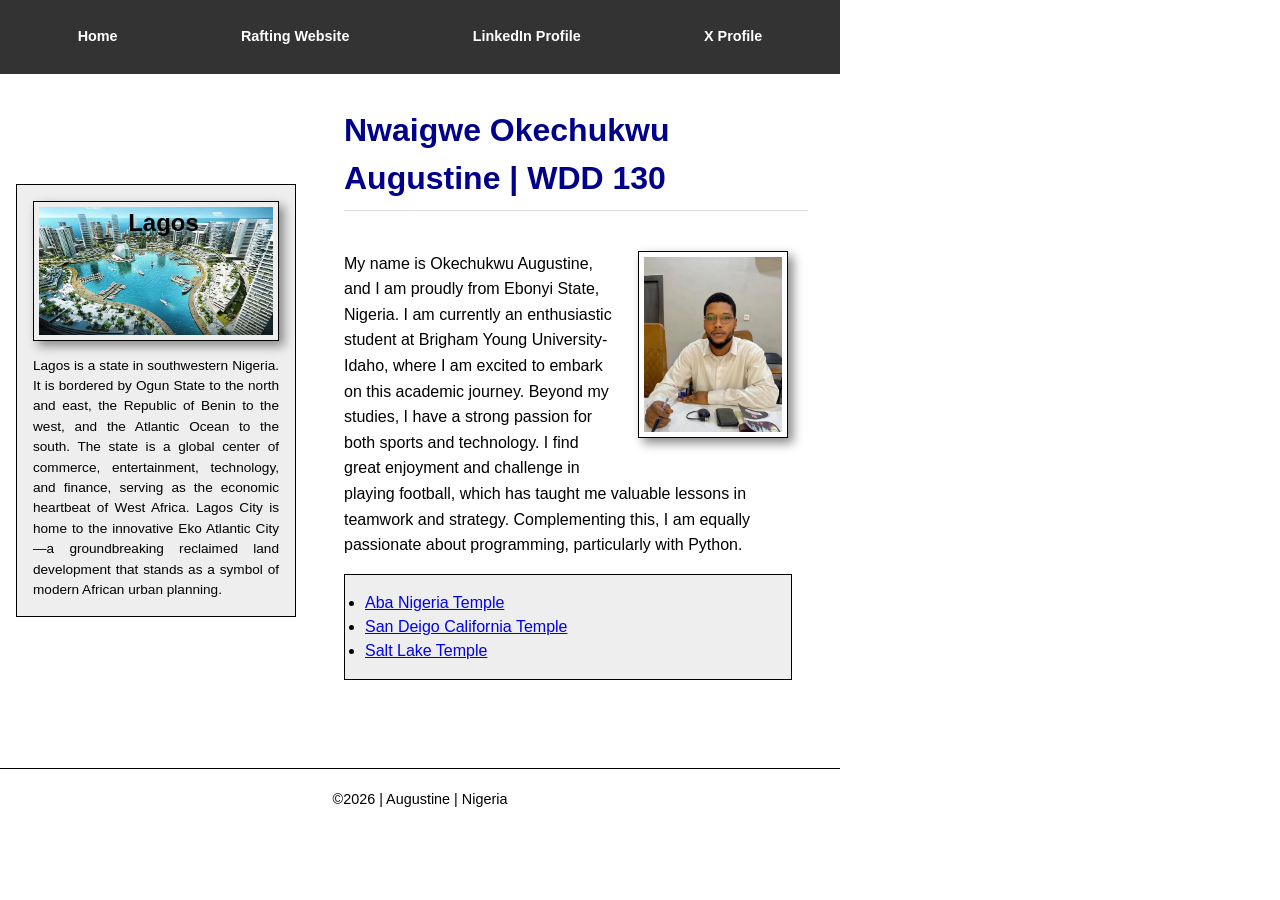
<file: index.html>
<!-- 20 March 2026 -->

<!DOCTYPE html>
<html lang="en">
<head>
    <meta charset="UTF-8">
    <meta name="viewport" content="width=device-width, initial-scale=1.0">
    <title>Augustine | WDD 130</title>
    <meta name="description" content="My name is Augustine, I am a student in WDD 130, and this is my home page.">
    <meta name="author" content="Nwaigwe Okechukwu Augustine">
    <link rel="stylesheet" href="styles/styles.css">
</head>
<body>
    <header>
        <nav>
            <a href="#">Home</a>
            <a href="wwr/">Rafting Website</a>
            <a href="https://www.linkedin.com/in/augustine-okechukwu-a71837256/" target="_blank" rel="noopener noreferrer"> LinkedIn Profile </a>
            <a href="https://x.com/Augustine2452" target="_blank" rel="noopener noreferrer">X Profile</a>
        </nav>
    </header>
    
    <div class="grid">
    <main>
        <h1>Nwaigwe Okechukwu Augustine | WDD 130</h1>
        <img src="images/profile.jpg" alt="Nwaigwe Okechukwu Augustine">
        <p>My name is Okechukwu Augustine, and I am proudly from Ebonyi State, Nigeria. I am currently an enthusiastic student at Brigham Young University-Idaho, where I am excited to embark on this academic journey. Beyond my studies, I have a strong passion for both sports and technology. I find great enjoyment and challenge in playing football, which has taught me valuable lessons in teamwork and strategy. Complementing this, I am equally passionate about programming, particularly with Python.</p>
        
       

        <ul class="box indent">
            <li><a href="https://www.churchofjesuschrist.org/temples/details/aba-nigeria-temple" target="_blank">Aba Nigeria Temple</a></li>
            <li><a href="https://www.churchofjesuschrist.org/temples/details/san-diego-california-temple" target="_blank">San Deigo California Temple</a></li>
            <li><a href="https://www.churchofjesuschrist.org/temples/details/salt-lake-temple" target="_blank">Salt Lake Temple</a></li>
        </ul>
        



    </main>


     <aside class="box">
            <h2>Lagos</h2>
            <img src="images/eko-atlantic.jpg" alt="Eko Atlantic City Lagos">
            <p>Lagos is a state in southwestern Nigeria. It is bordered by Ogun State to the north and east, the Republic of Benin to the west, and the Atlantic Ocean to the south. The state is a global center of commerce, entertainment, technology, and finance, serving as the economic heartbeat of West Africa. Lagos City is home to the innovative Eko Atlantic City—a groundbreaking reclaimed land development that stands as a symbol of modern African urban planning.</p>
        </aside>

    </div>


    <footer>
        <p>&copy;2026 | Augustine | Nigeria</p>
    </footer>
</body>
</html>
</file>
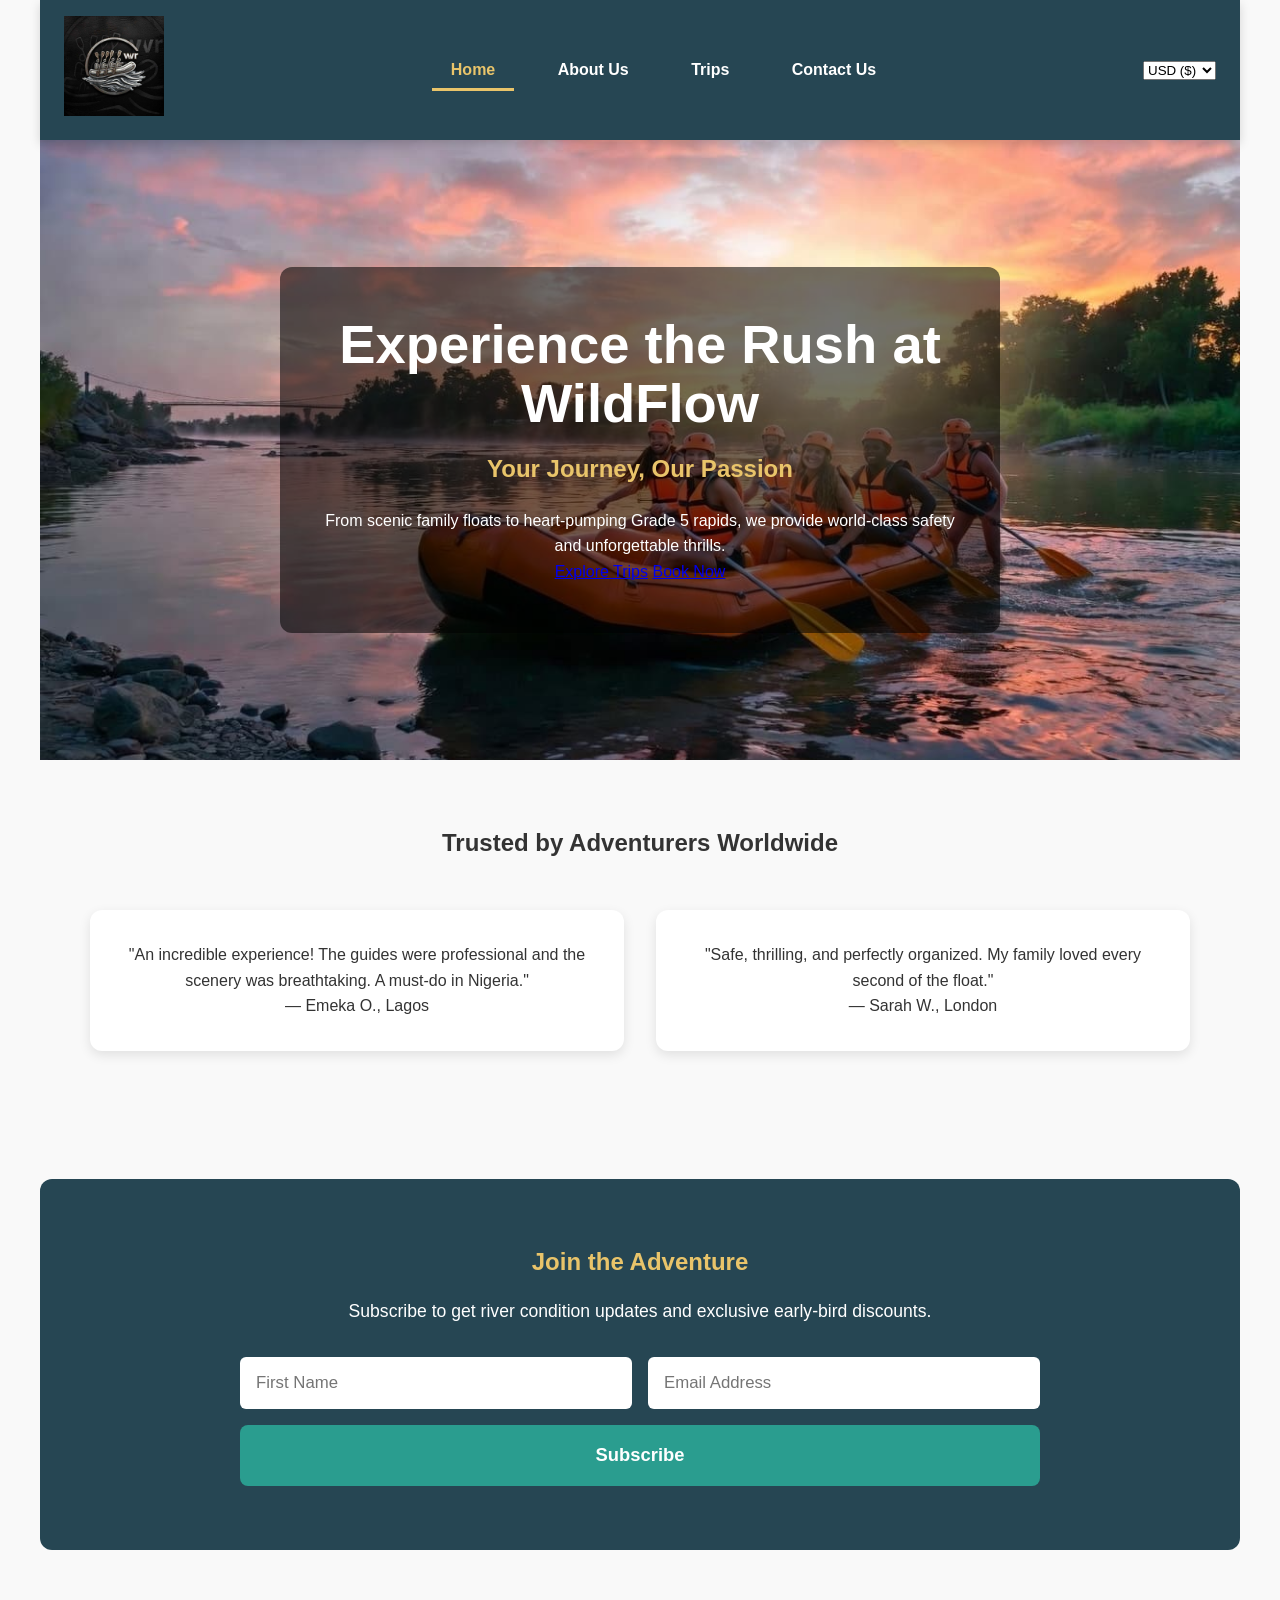
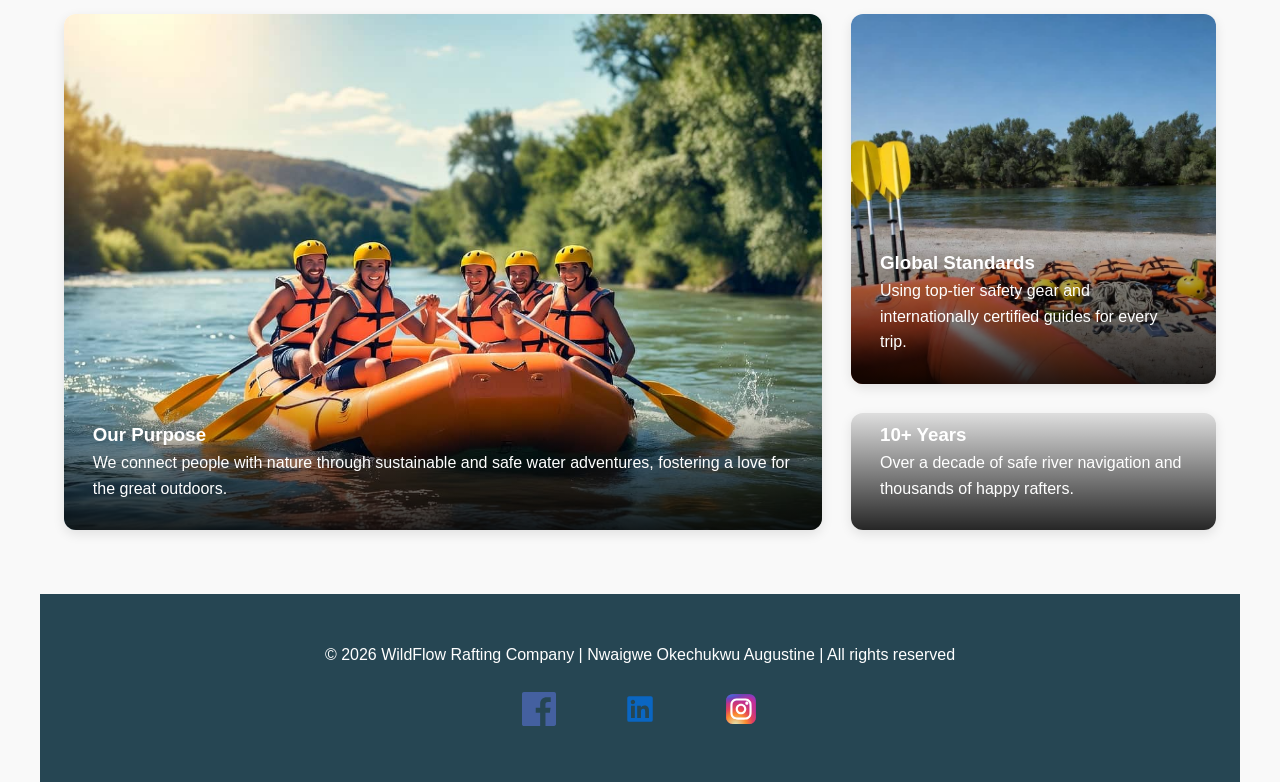
<file: wwr/index.html>
<!DOCTYPE html>
<html lang="en-US">
<head>
    <meta charset="UTF-8">
    <meta name="viewport" content="width=device-width, initial-scale=1.0">
    <title>WildFlow Rafting | Premium Whitewater Adventures</title>
    <meta name="description" content="Experience world-class whitewater rafting in Nigeria. WildFlow offers expert-guided tours, family-friendly drifts, and adrenaline-packed rapids. Book your adventure today.">
    <meta name="author" content="Nwaigwe Okechukwu Augustine">
    
    <link rel="icon" href="images/favicon.ico" type="image/x-icon">
    <link rel="stylesheet" href="styles/rafting.css">
</head>
<body>
    <header>
        <div class="header-grid">
            <div class="brand">
                <img src="images/logo.jpg" alt="WildFlow Rafting Logo" width="100" height="100">
            </div>
            <nav>
                <ul>
                    <li><a href="index.html" class="active">Home</a></li>
                    <li><a href="about.html">About Us</a></li>
                    <li><a href="trips.html">Trips</a></li>
                    <li><a href="contact.html">Contact Us</a></li>
                </ul>
            </nav>
            <div class="header-settings">
                <select id="currency-select" aria-label="Select Currency">
                    <option value="USD">USD ($)</option>
                    <option value="NGN">NGN (₦)</option>
                </select>
            </div>
        </div>
    </header>

    <main class="home-main">
        <div class="hero">
            <img src="images/hero1.jpg" alt="Rafters navigating a powerful rapid" fetchpriority="high">
            <div class="hero-content">
                <h1>Experience the Rush at WildFlow</h1>
                <article>
                    <h2>Your Journey, Our Passion</h2>
                    <p>From scenic family floats to heart-pumping Grade 5 rapids, we provide world-class safety and unforgettable thrills.</p>
                    <div class="hero-btns">
                        <a href="trips.html" class="cta-button">Explore Trips</a>
                        <a href="contact.html" class="cta-secondary">Book Now</a>
                    </div>
                </article>
            </div>
        </div>

        <section class="testimonials">
            <h2>Trusted by Adventurers Worldwide</h2>
            <div class="testimo-grid">
                <figure class="review">
                    <blockquote>"An incredible experience! The guides were professional and the scenery was breathtaking. A must-do in Nigeria."</blockquote>
                    <figcaption>— Emeka O., Lagos</figcaption>
                </figure>
                <figure class="review">
                    <blockquote>"Safe, thrilling, and perfectly organized. My family loved every second of the float."</blockquote>
                    <figcaption>— Sarah W., London</figcaption>
                </figure>
            </div>
        </section>

        <section class="newsletter">
            <div class="newsletter-content">
                <h2>Join the Adventure</h2>
                <p>Subscribe to get river condition updates and exclusive early-bird discounts.</p>
                <form action="#" method="post" class="standard-form">
                    <input type="text" id="name" name="name" placeholder="First Name" required aria-label="First Name">
                    <input type="email" id="email" name="email" placeholder="Email Address" required aria-label="Email Address">
                    <button type="submit" class="btn-submit">Subscribe</button>
                </form>
            </div>
        </section>

        <section class="home-grid">
            <div class="grid-card feature-large">
                <img src="images/rafting-purpose.jpg" alt="Our team on the water" loading="lazy">
                <div class="card-content">
                    <h3>Our Purpose</h3>
                    <p>We connect people with nature through sustainable and safe water adventures, fostering a love for the great outdoors.</p>
                </div>
            </div>
            <div class="grid-card">
                <img src="images/rafting-offering.jpg" alt="Rafting equipment" loading="lazy">
                <div class="card-content">
                    <h3>Global Standards</h3>
                    <p>Using top-tier safety gear and internationally certified guides for every trip.</p>
                </div>
            </div>
            <div class="grid-card">
                <div class="card-content">
                    <h3>10+ Years</h3>
                    <p>Over a decade of safe river navigation and thousands of happy rafters.</p>
                </div>
            </div>
        </section>
    </main>

    <footer>
        <div class="footer-content">
            <p>© 2026 WildFlow Rafting Company | Nwaigwe Okechukwu Augustine | All rights reserved</p>
            <nav class="socialmedia">
                <a href="https://facebook.com" target="_blank" aria-label="Follow us on Facebook">
                    <img src="images/facebook.svg" alt="Facebook Icon">
                </a>
                <a href="https://linkedin.com" target="_blank" aria-label="Connect on LinkedIn">
                    <img src="images/linkedin.svg" alt="LinkedIn Icon">
                </a>
                <a href="https://instagram.com" target="_blank" aria-label="Follow us on Instagram">
                    <img src="images/instagram.svg" alt="Instagram Icon">
                </a>
            </nav>
        </div>
    </footer>
</body>
</html>
</file>
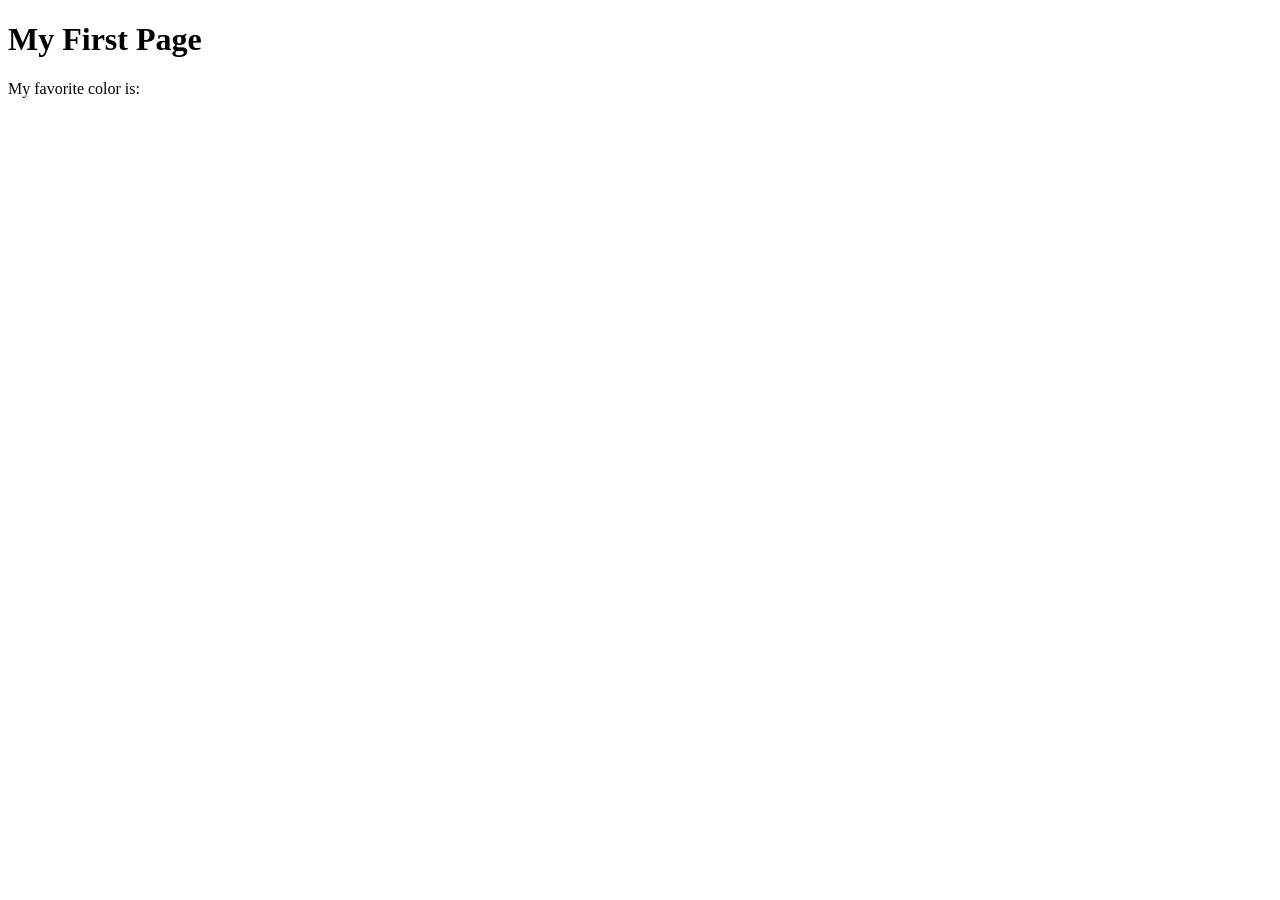
<file: week01/first-page.html>
<!DOCTYPE html>
<html lang="en">
<head>
    <meta charset="UTF-8">
    <meta name="viewport" content="width=device-width, initial-scale=1.0">
    <title>My First Page</title>
</head>
<body>
    <h1>My First Page</h1>
    <p>My favorite color is: </p>
</body>
</html>
</file>
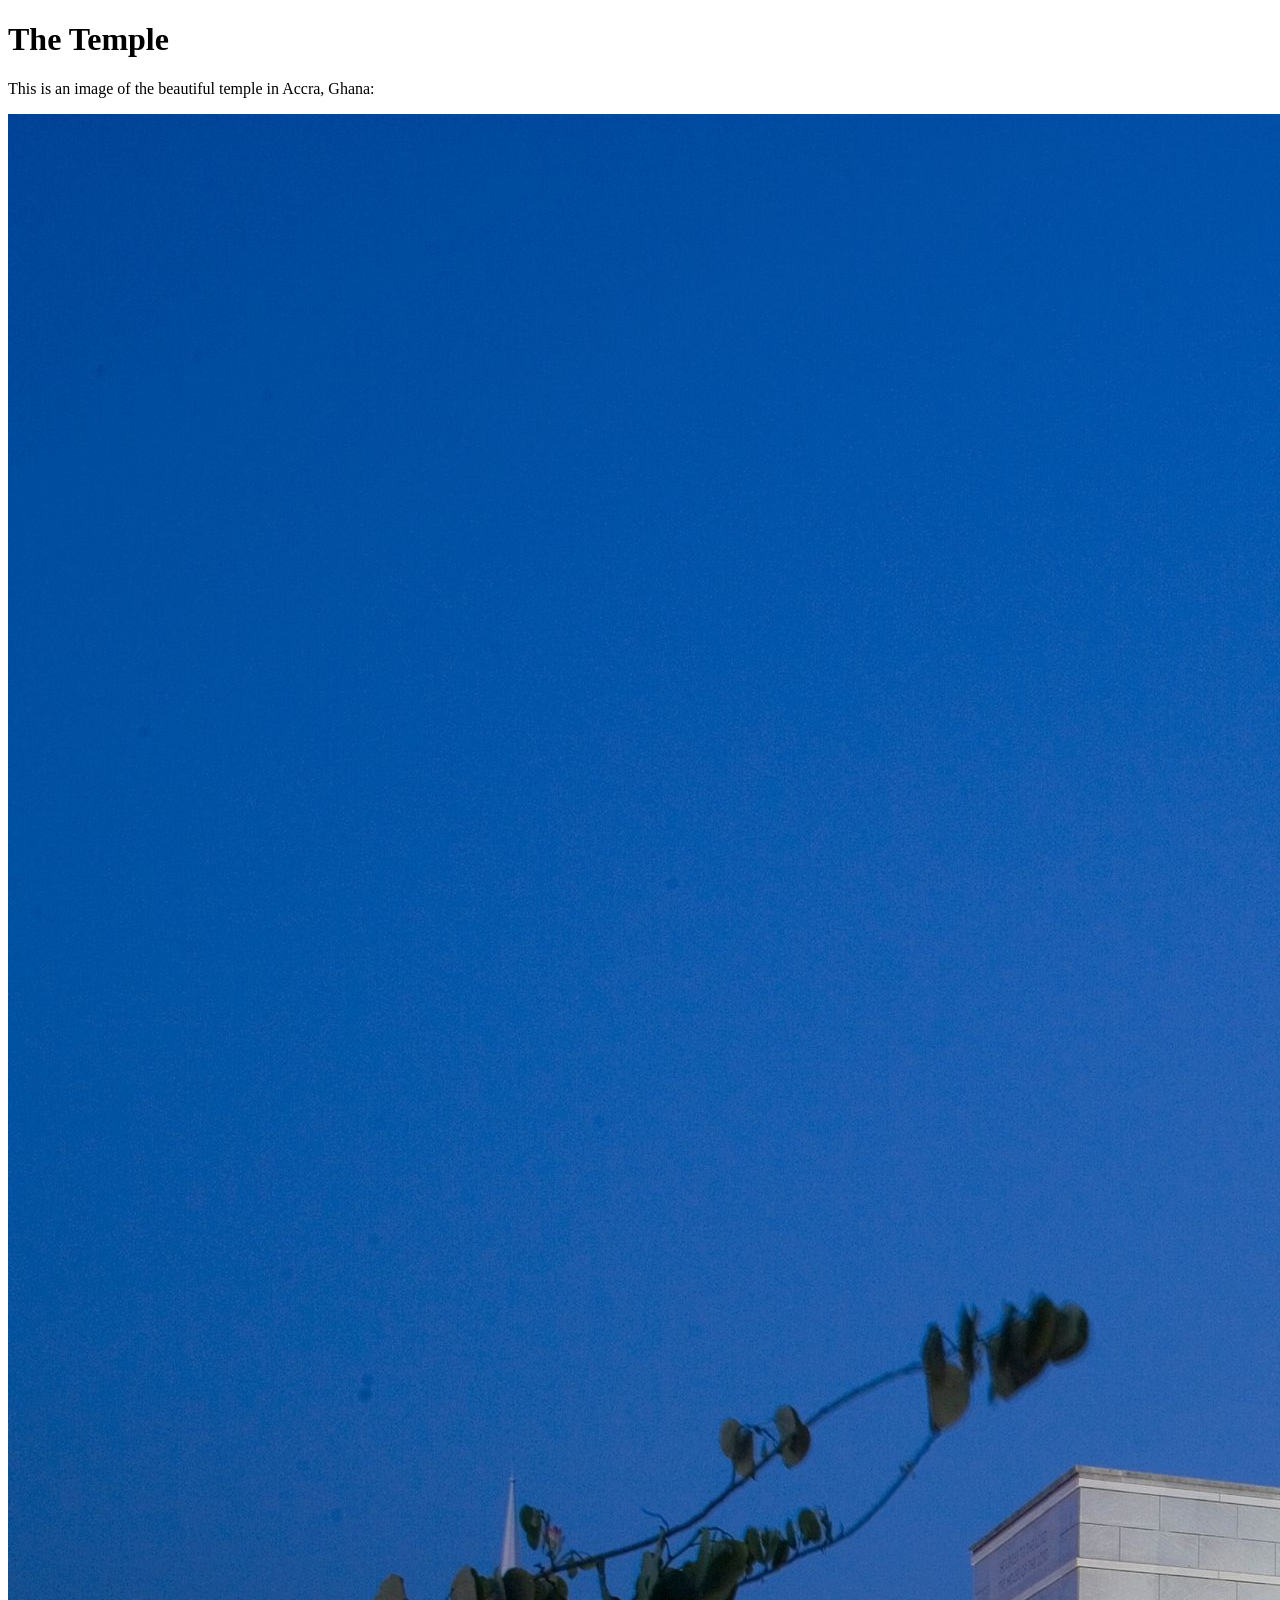
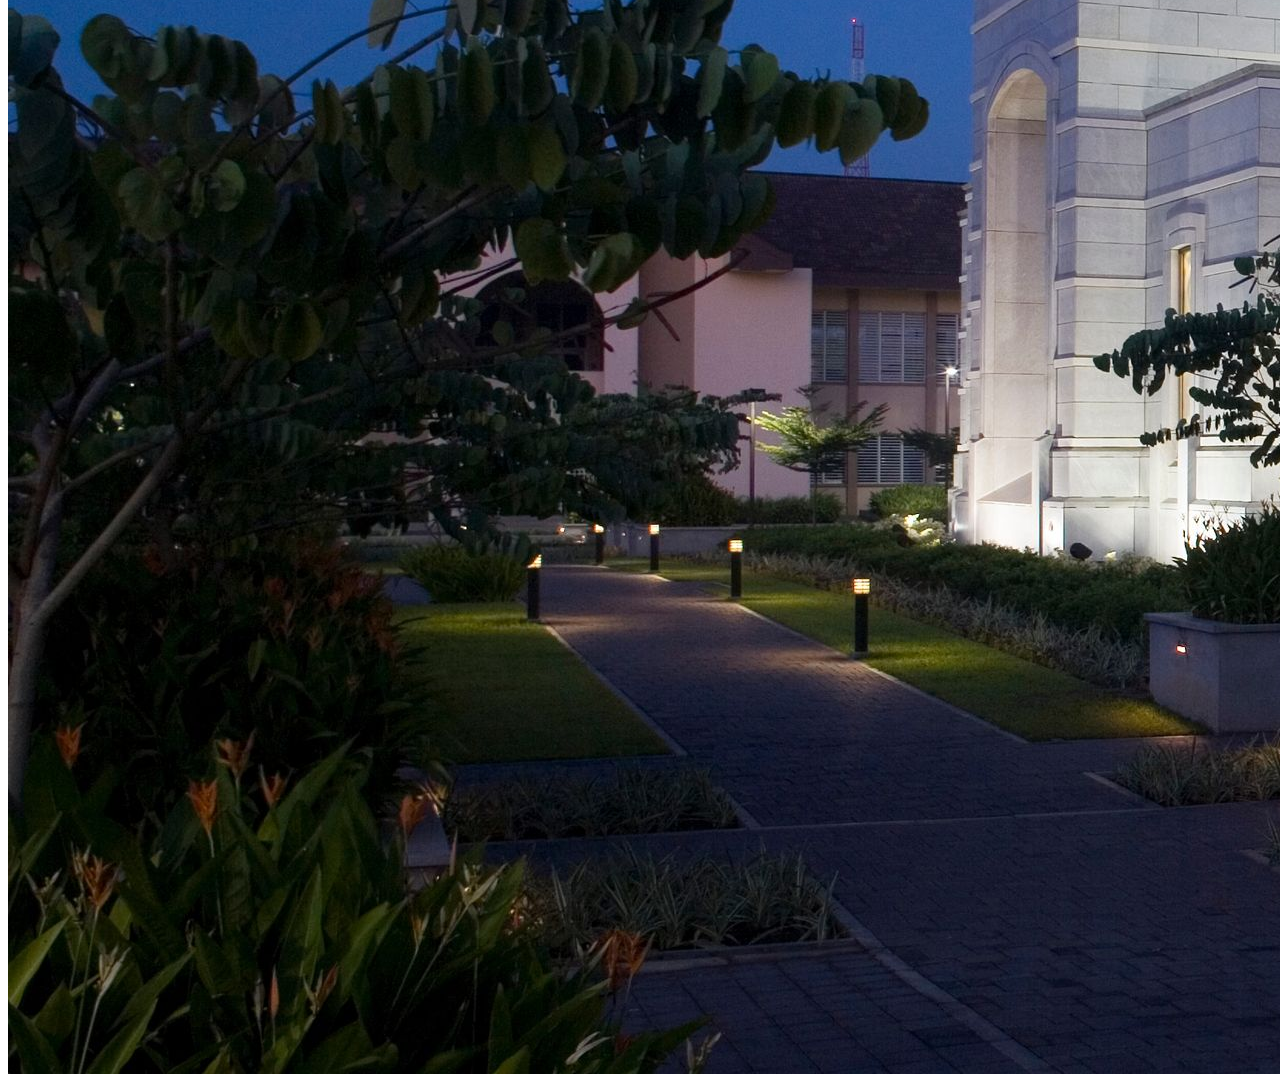
<file: week01/images.html>
<!DOCTYPE html>
<html lang="en">
<head>
    <meta charset="UTF-8">
    <meta name="viewport" content="width=device-width, initial-scale=1.0">
    <title>Temple Image</title>
</head>
<body>
    <h1>The Temple</h1>
    <p>This is an image of the beautiful temple in Accra, Ghana:</p>
    <img src="images/temple-large.jpeg" alt="The Accra Ghana Temple">
    
</body>
</html>
</file>
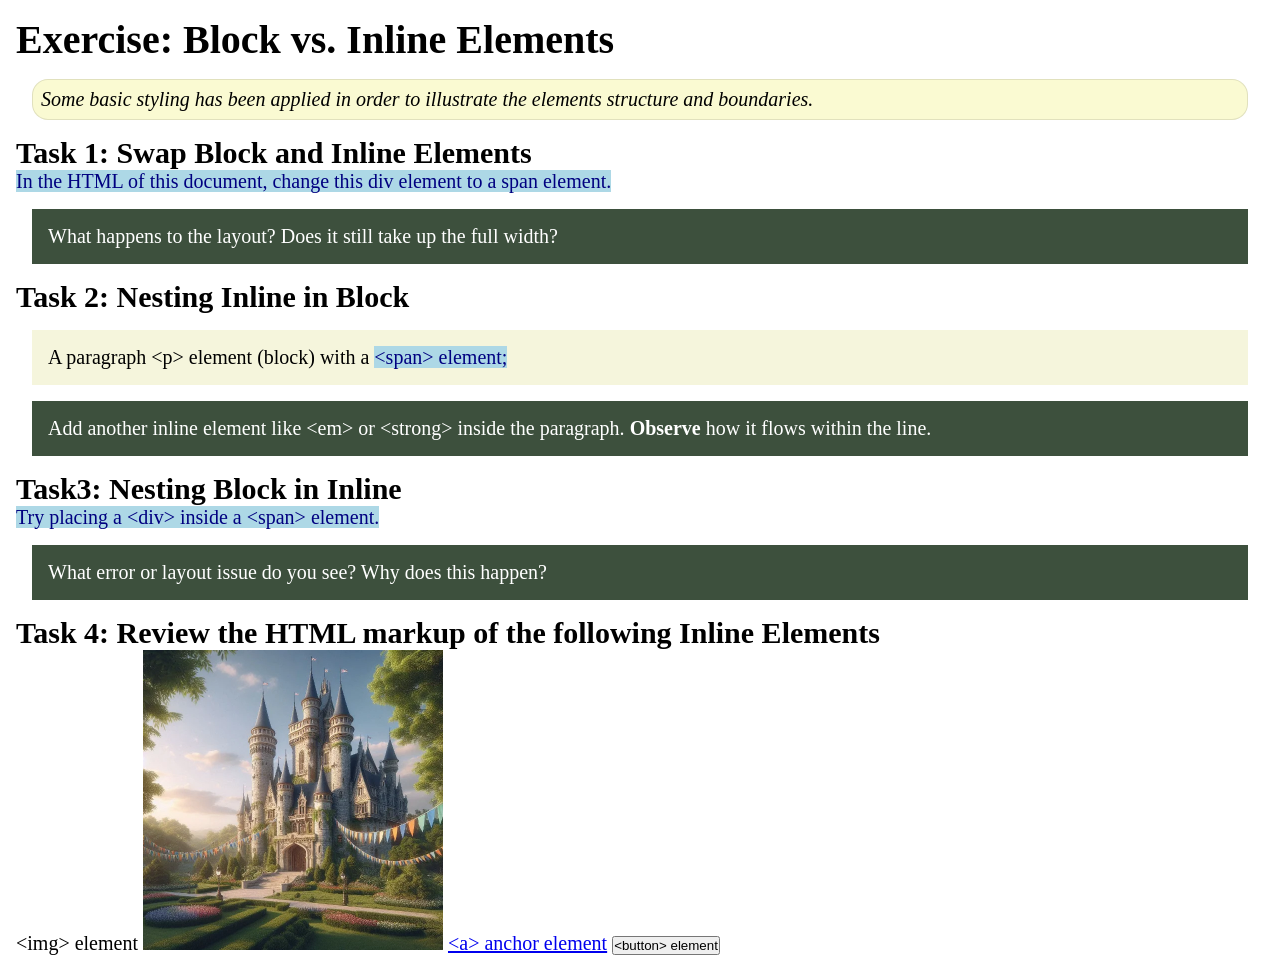
<file: week02/block-vs-inline.html>
<!DOCTYPE html>
<html lang="en">

<head>
    <meta charset="UTF-8">
    <meta name="viewport" content="width=device-width, initial-scale=1.0">
    <title>Exercise: Block vs. Inline Elements</title>
    <link rel="stylesheet" href="styles/block-vs-inline.css">
</head>

<body>
    <main>
        <h1>Exercise: Block vs. Inline Elements</h1>
        <p class="note">Some basic styling has been applied in order to illustrate the elements structure and
            boundaries.</p>

        <h2>Task 1: Swap Block and Inline Elements</h2>
        <span>In the HTML of this document, change this div element to a span element.</span>

        <p class="question">What happens to the layout? Does it still take up the full width?</p>

        <h2>Task 2: Nesting Inline in Block</h2>
        <p>A paragraph &lt;p&gt; element (block) with a <span>&lt;span&gt; element;</span></p>
        <p class="question">Add another inline element like &lt;em&gt; or &lt;strong&gt; inside the paragraph. <strong>Observe</strong>
            how it flows within the line.</p>

        <h2>Task3: Nesting Block in Inline</h2>
        <span>Try placing a &lt;div&gt; inside a &lt;span&gt; element.</span>
            <p class="question">What error or layout issue do you see? Why does this happen?</p>


            <h2>Task 4: Review the HTML markup of the following Inline Elements</h2>
        &lt;img&gt; element
        <img src="images/castle.webp" alt="placeholder image (images are inline)" width="300" height="300">
        <a href="https://churchofjesuschrist.org">&lt;a&gt; anchor element</a>
        <button type="button">&lt;button&gt; element</button>
    </main>
</body>

</html>
</file>
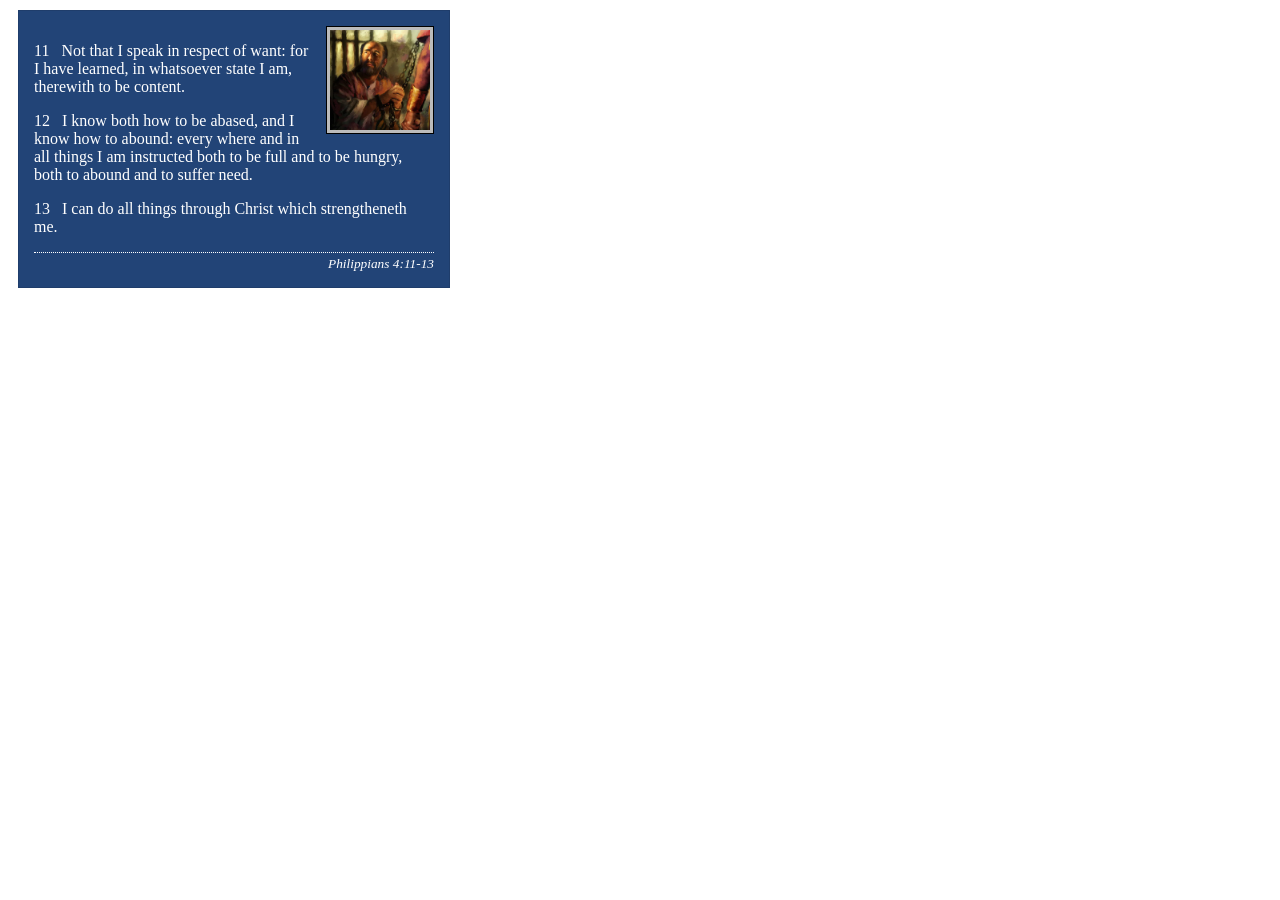
<file: week02/box-model-solution.html>
<!DOCTYPE html>
<html lang="en">
<head>
    <meta charset="UTF-8">
    <meta name="viewport" content="width=device-width, initial-scale=1.0">
    <title>Box Model Activity</title>
    <link rel="stylesheet" href="styles/box-model-solution.css">
</head>
<body>
    <main>
        <div class="callout">
            <img src="images/apostle-paul-imprisoned.webp" alt="Paul the Apostle - Imprisoned in Rome" width="200" height="200">
            <blockquote>
                <p>11 &nbsp; Not that I speak in respect of want: for I have learned, in whatsoever state I am, therewith to be content.</p>
                <p>12 &nbsp; I know both how to be abased, and I know how to abound: every where and in all things I am instructed both to be full and to be hungry, both to abound and to suffer need.</p>
                <p>13 &nbsp; I can do all things through Christ which strengtheneth me.</p>
            </blockquote>
            <cite>Philippians 4:11-13</cite>
        </div>
    </main>
</body>
</html>
</file>
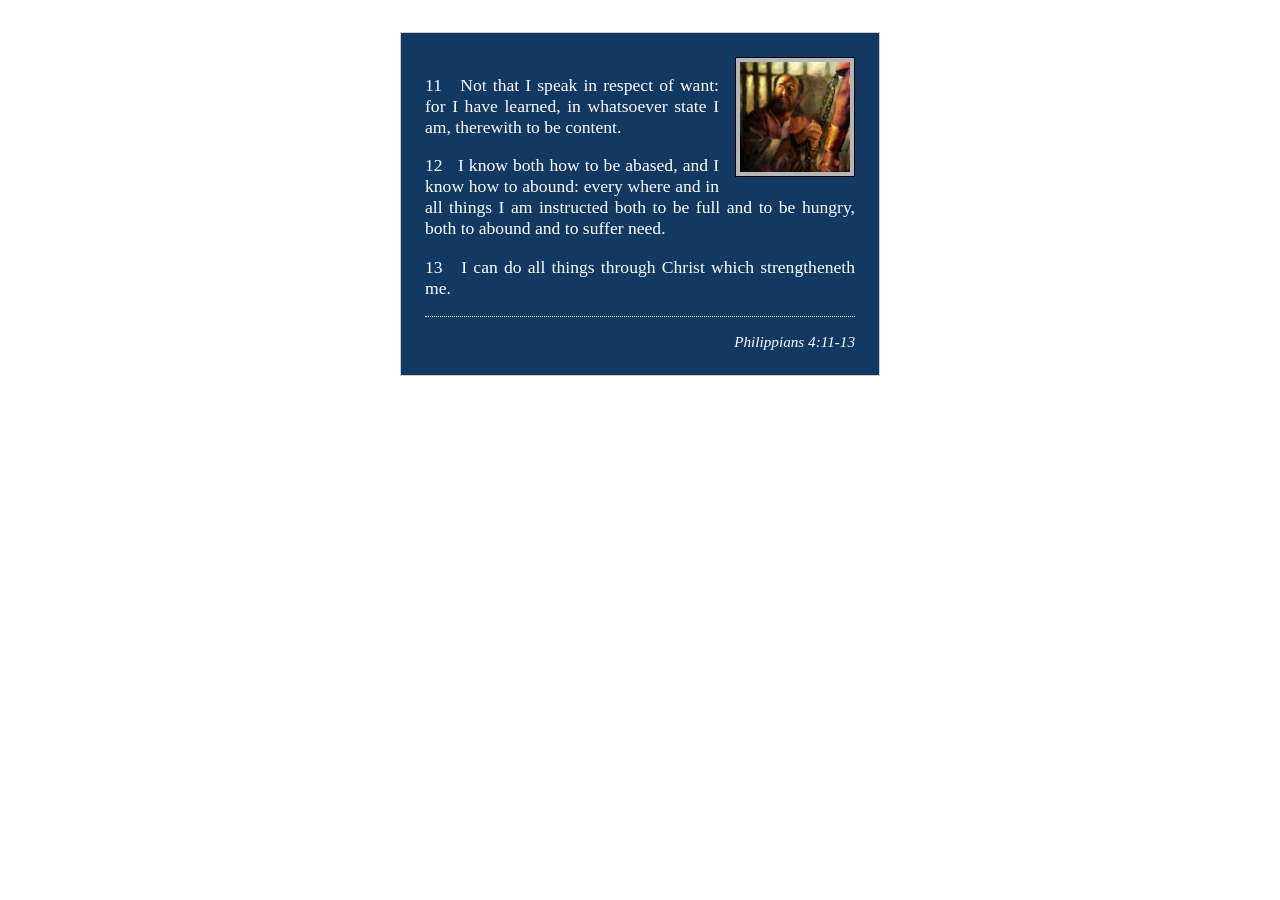
<file: week02/box-model.html>
<!DOCTYPE html>
<html lang="en">
<head>
    <meta charset="UTF-8">
    <meta name="viewport" content="width=device-width, initial-scale=1.0">
    <title>Box Model Activity</title>
    <link rel="stylesheet" href="styles/box-model.css">
</head>
<body>
    <main>
        <div class="callout">
            <img src="images/apostle-paul-imprisoned.webp" alt="Paul the Apostle - Imprisoned in Rome" width="200" height="200">
            <blockquote>
                <p>11 &nbsp; Not that I speak in respect of want: for I have learned, in whatsoever state I am, therewith to be content.</p>
                <p>12 &nbsp; I know both how to be abased, and I know how to abound: every where and in all things I am instructed both to be full and to be hungry, both to abound and to suffer need.</p>
                <p>13 &nbsp; I can do all things through Christ which strengtheneth me.</p>
            </blockquote>
            <cite>Philippians 4:11-13</cite>
        </div>
    </main>
</body>
</html>
</file>
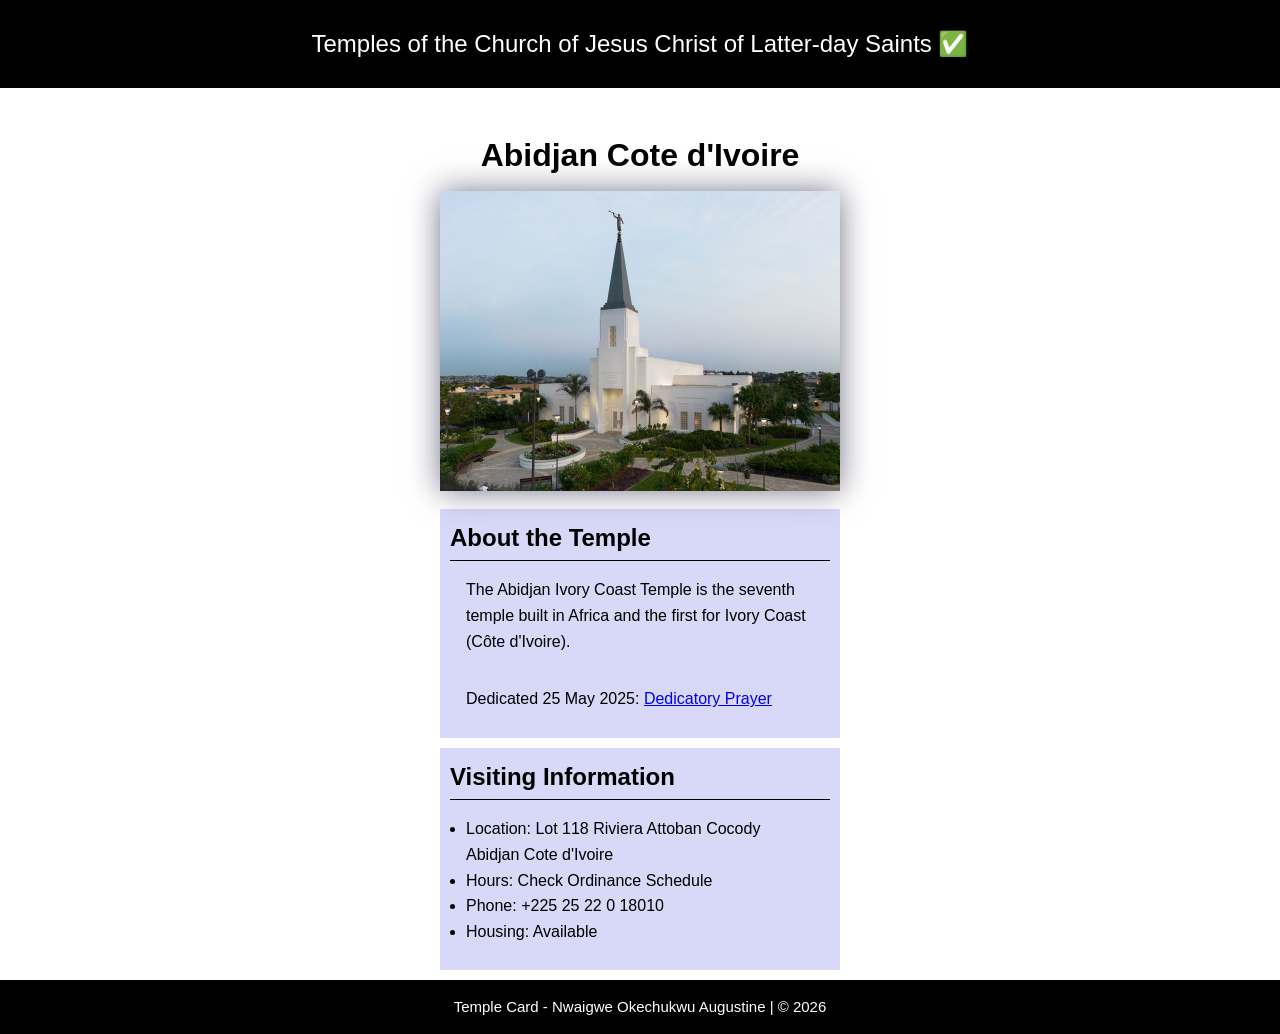
<file: week02/temple.html>
<!DOCTYPE html>
<html lang="en">

<head>
    <meta charset="UTF-8">
    <meta name="viewport" content="width=device-width, initial-scale=1.0">
    <title>Temple Card - Abidjan Cote d'Ivoire</title>
    <link rel="stylesheet" href="styles/temple.css">
</head>

<body>
    <header>
        <p>Temples of the Church of Jesus Christ of Latter-day Saints          ✅</p>
    </header>
    <main>
        <h1>Abidjan Cote d'Ivoire</h1>
        <picture>
            <img src="images/abidjan-ivory-coast.jpeg" alt="Abidjan Cote d'Ivoire Temple">
        </picture>
        <section>
            <h2>About the Temple</h2>
            <p>The Abidjan Ivory Coast Temple is the seventh temple built in Africa and the first for Ivory Coast (Côte
                d'Ivoire).</p>
            <p>Dedicated 25 May 2025: <a
                    href="https://www.churchofjesuschrist.org/temples/dedicatory-prayer/abidjan-ivory-coast-temple/2025-05-25?lang=eng"
                    target="_blank" rel="noopener noreferrer">Dedicatory Prayer</a></p>
        </section>
        <section>
            <h2>Visiting Information</h2>
            <ul>
                <li>Location: Lot 118 Riviera Attoban Cocody Abidjan Cote d'Ivoire</li>
                <li>Hours: Check Ordinance Schedule</li>
                <li>Phone: +225 25 22 0 18010</li>
                <li>Housing: Available</li>
            </ul>
        </section>
    </main>
    <footer>
        <p>Temple Card - Nwaigwe Okechukwu Augustine | &copy; 2026</p>
    </footer>
</body>

</html>
</file>
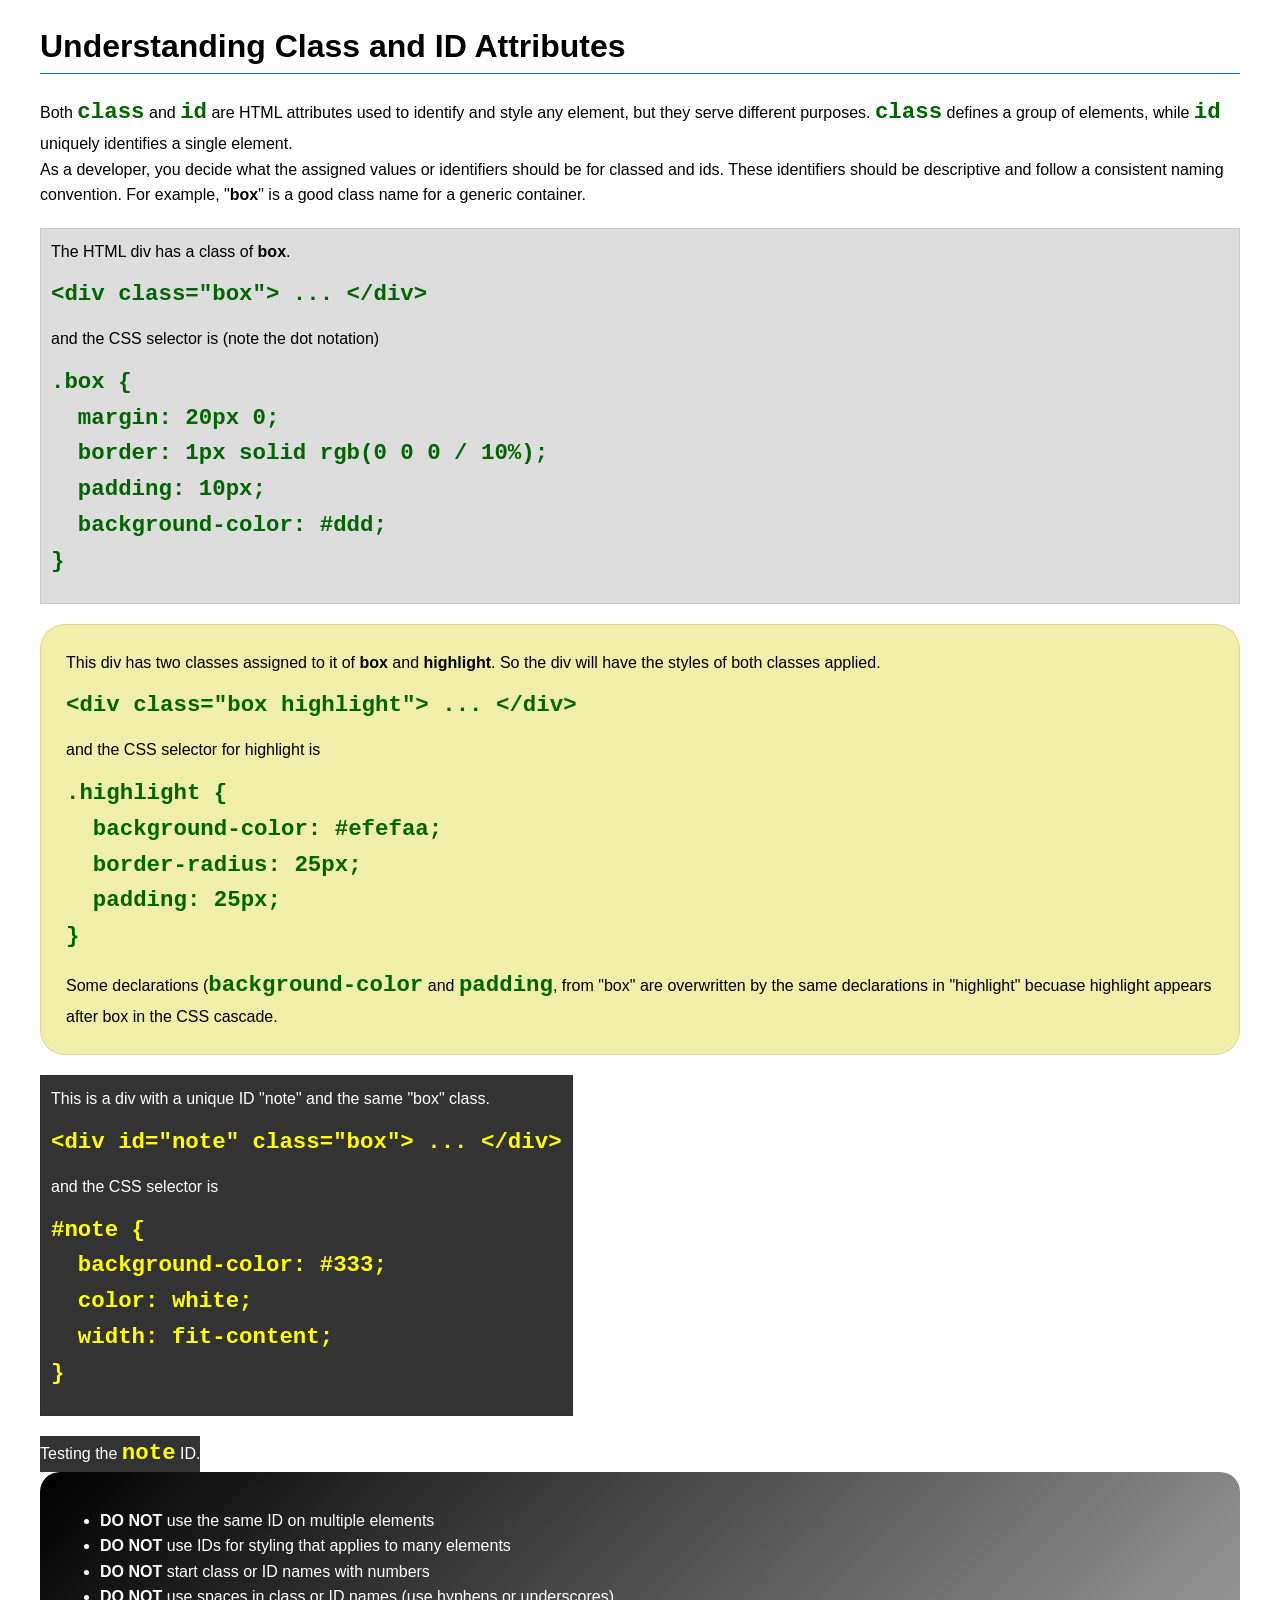
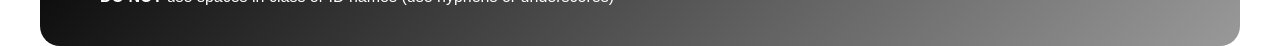
<file: week03/class-and-id.html>
<!DOCTYPE html>
<html lang="en">

<head>
    <meta charset="UTF-8">
    <meta name="viewport" content="width=device-width, initial-scale=1.0">
    <title>Class vs ID Attributes</title>
    <link rel="stylesheet" href="styles/class-and-id.css">
</head>

<body>
    <h1>Understanding Class and ID Attributes</h1>
    <p>Both <code>class</code> and <code>id</code> are HTML attributes used to identify and style any element, but they
        serve different purposes. <code>class</code> defines a group of elements, while <code>id</code> uniquely
        identifies a single element.</p>
    <p>As a developer, you decide what the assigned values or identifiers should be for classed and ids. These
        identifiers should be
        descriptive and follow a consistent naming convention. For example, "<strong>box</strong>" is a good class name
        for a generic container.</p>
    <div class="box">
        <p>The HTML div has a class of <strong>box</strong>.</p>
        <pre><code class="html">&lt;div class="box"&gt; ... &lt;/div&gt;</code></pre>
        and the CSS selector is (note the dot notation)
        <pre><code class="css">.box {
  margin: 20px 0;
  border: 1px solid rgb(0 0 0 / 10%);
  padding: 10px;
  background-color: #ddd; 
}</code></pre>
    </div>

    <div class="box highlight">
        <p>This div has two classes assigned to it of <strong>box</strong> and <strong>highlight</strong>. So the div
            will have the styles of both classes applied.</p>
        <pre><code class="html">&lt;div class="box highlight"&gt; ... &lt;/div&gt;</code></pre>
        and the CSS selector for highlight is
        <pre><code class="css">.highlight {
  background-color: #efefaa;
  border-radius: 25px;
  padding: 25px;
}</code></pre>
<p>Some declarations (<code>background-color</code> and <code>padding</code>, from "box" are overwritten by the same declarations in "highlight" becuase highlight appears after box in the CSS cascade.</p>
    </div>

    <div id="note" class="box">
        <p>This is a div with a unique ID "note" and the same "box" class.</p>
        <pre><code class="html">&lt;div id="note" class="box"&gt; ... &lt;/div&gt;</code></pre>
        and the CSS selector is
        <pre><code class="css">#note {
  background-color: #333;
  color: white;
  width: fit-content;
}</code></pre>
    </div>

    <div id="note">
        <p>Testing the <code>note</code> ID.</p>
    </div>

    <section id="best-practice">
        <ul>
            <li><strong>DO NOT</strong> use the same ID on multiple elements</li>
            <li><strong>DO NOT</strong> use IDs for styling that applies to many elements</li>
            <li><strong>DO NOT</strong> start class or ID names with numbers</li>
            <li><strong>DO NOT</strong> use spaces in class or ID names (use hyphens or underscores)</li>
        </ul>
    </section>




</body>

</html>
</file>
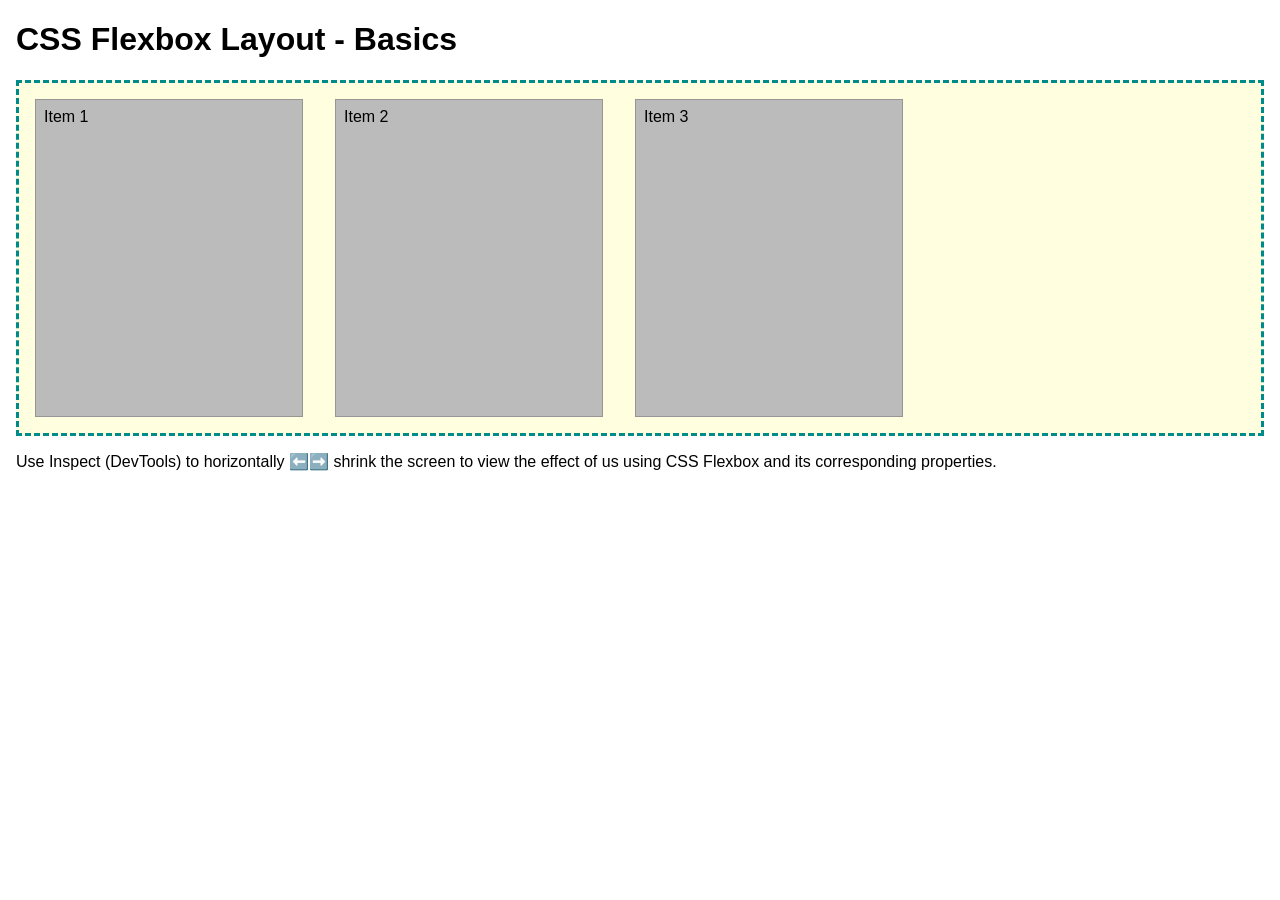
<file: week04/example-flexbox-layout.html>
<!DOCTYPE html>
<html lang="en">
<head>
    <meta charset="UTF-8">
    <meta name="viewport" content="width=device-width, initial-scale=1.0">
    <title>CSS Flexbox Layout - Basics </title>
    <link rel="stylesheet" href="styles/example-flexbox.css">
</head>
<body>
    <main>
        <h1>CSS Flexbox Layout - Basics</h1>
        <div class="flex-container">
            <div class="flex-item item1">Item 1</div>
            <div class="flex-item item2">Item 2</div>
            <div class="flex-item item3">Item 3</div>

        </div>
        <p>Use Inspect (DevTools) to horizontally ⬅️➡️ shrink the screen to view the effect of us using CSS Flexbox and its corresponding properties.</p>

    </main>
    
</body>
</html>
</file>
<file: styles/styles.css>
* {
    margin: 0;
    padding: 0;
    box-sizing: border-box;
}

:root {
    --primary-color: #333;
    --secondary-color: #eee;
    --text-color: black;
    --border-size: 1px solid #000;
    --default-margin: 1rem;
    --default-padding: 1rem;
    --accent-color: darkblue; 
    --frame-padding: 5px;
    --frame-shadow: 5px 5px 10px #888;
    --max-width: 840px;
}

body {
    font-family: Arial, sans-serif; 
    color: var(--text-color);
    line-height: 1.5;
}

header, footer, .grid{
    max-width: var(--max-width);
}

.grid {
    display: grid;
    align-items: center;
}


nav {
    background-color: var(--primary-color);
    padding: 1rem;
    display: flex;
    justify-content: space-around;
    align-items: center;

    
}

nav a {
    text-decoration: none;
    padding: 10px;
    color: white;
    font-size: 0.9rem;
    font-weight: 700;
    display: block;
}

nav a:hover {
    text-decoration: underline;
    color: rgb(248, 178, 153);
}




main {
    /* max-width: 960px; */
    padding: var(--default-padding);
    grid-column: 2/3;
    margin: 1rem;
    
}

h1 {
    color: var(--accent-color);
    border-bottom: 1px solid #ddd;
    margin-bottom: 20px;
    padding-bottom: .5rem;
}


main img {
    width: 150px;
    height: auto;
    border: var(--border-size);
    padding: var(--frame-padding);
    box-shadow: var(--frame-shadow);
    float: right; 
    margin: 20px;
}


main p {
    margin-bottom: 0px;
    line-height: 1.6;
    padding-top: 20px;
}


aside {
    width: 280px; 
    position: relative;
    text-align: center;
    grid-column: 1/2;
    grid-row: 1/2;

}

aside h2 {
    text-align: center;
    margin-bottom: 10px;
    position: absolute;
    top: 20px;
    left: 40%;
}

aside img {
    width: 100%; /* Makes image fit the box width */
    height: auto;
    display: block;
    margin: 0 auto 15px;
    border: var(--border-size);
    padding: var(--frame-padding);
    box-shadow: var(--frame-shadow);
}

aside p {
    font-size: 0.85rem;
    text-align: justify;
}

/* --- Footer --- */
footer {
    text-align: center;
    padding: 20px;
    margin-top: 40px;
    border-top: var(--border-size);
    font-size: 0.9rem;
}


/* Class Selector */
.box {
    border: var(--border-size);
    padding: var(--default-padding);
    margin: var(--default-margin);
    background-color: var(--secondary-color);
    color: var(--text-color);
}

.indent {
    clear: both;
    padding-left: 20px;
    margin-left: 0%;

}
</file>
<file: wwr/styles/rafting.css>
/* =============================================
   WILD FLOW RAFTING 
   ============================================= */

:root {
    --primary-color: #055a05;      /* Dark Green */
    --secondary-color: #264653;    /* Slate Blue */
    --accent1-color: #2a9d8f;      /* Teal */
    --accent2-color: #e9c46a;      /* Sandy Yellow */
    --text-color: #333;
    --white: #ffffff;
    --shadow: 0 4px 12px rgba(0,0,0,0.1);
    --transition: 0.3s ease-in-out;
}

* {
    box-sizing: border-box;
    margin: 0;
    padding: 0;
}

body {
    font-family: 'Inter', 'Segoe UI', Arial, sans-serif;
    line-height: 1.6;
    color: var(--text-color);
    background-color: #f9f9f9;
}

/* ===================== GLOBAL LAYOUT ===================== */
header, main, footer {
    max-width: 1200px;
    width: 95%;
    margin: 0 auto;
}

/* ===================== HEADER ===================== */
header {
    background-color: var(--secondary-color);
    padding: 1rem 0;
    position: sticky;
    top: 0;
    z-index: 1000;
    box-shadow: 0 4px 10px rgba(0,0,0,0.15);
}

.header-grid {
    display: grid;
    grid-template-columns: 120px 1fr auto;
    align-items: center;
    max-width: 1200px;
    margin: 0 auto;
    padding: 0 2%;
}

.brand img {
    width: 100px;
    height: 100px;
    object-fit: contain;
}

nav ul {
    display: flex;
    justify-content: center;
    list-style: none;
    gap: 1.5rem;
}

nav a {
    color: var(--white);
    text-decoration: none;
    padding: 0.6rem 1.2rem;
    font-weight: 600;
    transition: var(--transition);
}

nav a:hover, 
nav a.active {
    color: var(--accent2-color);
    border-bottom: 3px solid var(--accent2-color);
}

/* ===================== HERO SECTION (Landing) ===================== */
.hero {
    position: relative;
    height: 620px;
    overflow: hidden;
    display: flex;
    align-items: center;
    justify-content: center;
}

.hero img {
    width: 100%;
    height: 100%;
    object-fit: cover;
    position: absolute;
    z-index: -1;
}

.hero-content {
    background: rgba(0, 0, 0, 0.55);
    color: var(--white);
    padding: 3rem 2.5rem;
    text-align: center;
    border-radius: 12px;
    max-width: 720px;
    z-index: 2;
}

.hero h1 {
    font-size: 3.4rem;
    margin-bottom: 1rem;
    line-height: 1.1;
}

.hero-content h2 {
    color: var(--accent2-color);
    margin-bottom: 1.2rem;
}

/* ===================== NEWSLETTER ===================== */
.newsletter {
    background-color: var(--secondary-color);
    color: var(--white);
    padding: 4rem 2rem;
    border-radius: 12px;
    margin: 4rem auto;
    text-align: center;
}

.newsletter h2 {
    color: var(--accent2-color);
    margin-bottom: 1rem;
}

.newsletter p {
    margin-bottom: 2rem;
    font-size: 1.1rem;
}

.standard-form {
    display: flex;
    justify-content: center;
    gap: 1rem;
    flex-wrap: wrap;
    max-width: 800px;
    margin: 0 auto;
}

.standard-form input {
    padding: 1rem;
    border: none;
    border-radius: 6px;
    flex: 1;
    min-width: 260px;
    font-size: 1.05rem;
}

.btn-submit {
    background-color: var(--accent1-color);
    color: var(--white);
    padding: 1rem 2.5rem;
    border: none;
    border-radius: 6px;
    font-weight: bold;
    cursor: pointer;
    transition: var(--transition);
}

.btn-submit:hover {
    background-color: var(--accent2-color);
    color: var(--secondary-color);
}

/* ===================== HOME GRID ===================== */
.home-grid {
    display: grid;
    grid-template-columns: repeat(auto-fit, minmax(300px, 1fr));
    gap: 1.8rem;
    margin: 4rem auto;
    padding: 0 2%;
}

.grid-card {
    position: relative;
    background: var(--white);
    border-radius: 12px;
    overflow: hidden;
    box-shadow: var(--shadow);
    transition: var(--transition);
}

.grid-card:hover {
    transform: translateY(-8px);
}

.feature-large {
    grid-column: span 2;
    grid-row: span 2;
}

.grid-card img {
    width: 100%;
    height: 100%;
    object-fit: cover;
    transition: transform 0.5s ease;
}

.grid-card:hover img {
    transform: scale(1.05);
}

.card-content {
    position: absolute;
    bottom: 0;
    left: 0;
    right: 0;
    background: linear-gradient(transparent, rgba(0,0,0,0.85));
    color: var(--white);
    padding: 1.8rem;
}

/* ===================== TESTIMONIALS ===================== */
.testimonials {
    padding: 4rem 2%;
    text-align: center;
    background: #f9f9f9;
}

.testimo-grid {
    display: grid;
    grid-template-columns: repeat(auto-fit, minmax(320px, 1fr));
    gap: 2rem;
    max-width: 1100px;
    margin: 3rem auto 0;
}

.review {
    background: white;
    padding: 2rem;
    border-radius: 12px;
    box-shadow: var(--shadow);
}

/* ===================== FOOTER ===================== */
footer {
    background: var(--secondary-color);
    color: var(--white);
    padding: 3rem 0;
    text-align: center;
    margin-top: 4rem;
}

.socialmedia {
    margin-top: 1.5rem;
}

.socialmedia img {
    width: 34px;
    height: 34px;
    margin: 0 12px;
    transition: var(--transition);
}

.socialmedia img:hover {
    transform: scale(1.15);
}

/* ===================== RESPONSIVE ===================== */
@media (max-width: 768px) {
    .header-grid {
        grid-template-columns: 1fr;
        gap: 1rem;
        text-align: center;
    }

    nav ul {
        flex-direction: column;
        align-items: center;
        gap: 0.8rem;
    }

    .hero {
        height: 520px;
    }

    .hero h1 {
        font-size: 2.4rem;
    }

    .feature-large {
        grid-column: span 1;
        grid-row: span 1;
    }

    .home-grid {
        grid-template-columns: 1fr;
    }
}











/* =============================================
   ABOUT US PAGE 
   ============================================= */

/* About Hero */
.about-hero {
    position: relative;
    height: 520px;
    margin: 2rem 0 3rem;
    border-radius: 12px;
    overflow: hidden;
    box-shadow: var(--shadow);
}

.about-hero-img img {
    width: 100%;
    height: 100%;
    object-fit: cover;
    position: absolute;
    top: 0;
    left: 0;
    z-index: -1;
}

.mission-content {
    position: absolute;
    bottom: 35px;
    left: 35px;
    right: 35px;
    background-color: #f4a261;         
    color: #222;
    padding: 1.8rem 2rem;
    border-radius: 10px;
    box-shadow: 0 8px 25px rgba(0,0,0,0.25);
    display: flex;
    align-items: center;
    gap: 2rem;
}

.mission-content h2 {
    color: #055a05;
    font-size: 1.7rem;
    margin-bottom: 0.8rem;
    white-space: nowrap;
}

.mission-content p {
    flex: 1;
    font-size: 1.06rem;
    line-height: 1.7;
}


.mission-content img {
    width: 110px;
    height: 110px;
    border-radius: 10px;
    object-fit: cover;
    border: 5px solid white;
    box-shadow: 0 6px 15px rgba(0,0,0,0.2);
    flex-shrink: 0;
}

/* History Section */
.history-container {
    max-width: 1200px;
    margin: 4.5rem auto;
    padding: 0 2%;
    display: grid;
    grid-template-columns: 1fr 1fr;
    gap: 3rem;
    align-items: center;
}

.history-text h2 {
    background-color: var(--secondary-color);
    color: white;
    padding: 1rem 1.8rem;
    border-radius: 8px;
    display: inline-block;
    margin-bottom: 1.5rem;
    font-size: 1.85rem;
}

.history-text p {
    font-size: 1.08rem;
    line-height: 1.75;
    color: #444;
}

.history-img img {
    width: 100%;
    border-radius: 12px;
    box-shadow: var(--shadow);
}

/* Adventure Section */
.adventure-section {
    margin: 5rem 0 4rem;
    padding: 0 2%;
}

.adventure-section h2 {
    background-color: var(--secondary-color);
    color: white;
    text-align: center;
    padding: 1rem;
    border-radius: 8px;
    margin-bottom: 2.5rem;
    font-size: 1.9rem;
}

.adventure-gallery {
    display: grid;
    grid-template-columns: repeat(auto-fit, minmax(280px, 1fr));
    gap: 2rem;
}

.adventure-gallery figure {
    margin: 0;
    border-radius: 12px;
    overflow: hidden;
    box-shadow: var(--shadow);
    transition: all 0.4s ease;
}

.adventure-gallery figure:hover {
    transform: translateY(-8px);
}

.adventure-gallery img {
    width: 100%;
    height: 240px;
    object-fit: cover;
}

.adventure-gallery figcaption {
    padding: 1.2rem 0.8rem;
    text-align: center;
    background: white;
    font-weight: 600;
    color: var(--primary-color);
}


@media (max-width: 992px) {
    .history-container {
        grid-template-columns: 1fr;
        gap: 2.5rem;
    }
    
    .mission-content {
        flex-direction: column;
        text-align: center;
        gap: 1.2rem;
    }
    
    .mission-content img {
        width: 95px;
        height: 95px;
    }
}

@media (max-width: 600px) {
    .about-hero {
        height: 420px;
    }
    
    .mission-content {
        bottom: 20px;
        left: 15px;
        right: 15px;
        padding: 1.5rem;
    }
}










/* =============================================
   TRIPS PAGE 
   ============================================= */

/* 1. Trips Hero */
.trips-hero {
    position: relative;
    height: 480px;
    background: linear-gradient(rgba(0,0,0,0.55), rgba(0,0,0,0.55)), 
                url('images/hero1.jpg') center/cover no-repeat;
    display: flex;
    flex-direction: column;
    align-items: center;
    justify-content: center;
    color: white;
    text-align: center;
    margin-bottom: 3rem;
    border-radius: 12px;
    overflow: hidden;
}

/* This hides the text from sighted users but keeps it for Screen Readers */
.sr-only {
    position: absolute;
    width: 1px;
    height: 1px;
    padding: 0;
    margin: -1px;
    overflow: hidden;
    clip: rect(0, 0, 0, 0);
    border: 0;
}

.trips-hero h1 {
    font-size: 3.2rem;
    margin-bottom: 1rem;
    text-shadow: 0 3px 12px rgba(0,0,0,0.7);
}

.trips-cta p {
    font-size: 1.18rem;
    margin-bottom: 1.8rem;
    max-width: 620px;
}

/* 2. Filter Bar */
.trip-filters {
    padding: 1.8rem 5%;
    background: white;
    box-shadow: var(--shadow);
    border-radius: 12px;
    margin: 0 5% 3rem;
}

.filter-bar {
    display: flex;
    align-items: center;
    gap: 1.5rem;
    flex-wrap: wrap;
}

.filter-bar span {
    font-weight: 600;
    color: var(--secondary-color);
}

.filter-btn {
    padding: 0.75rem 1.6rem;
    border: 2px solid #ddd;
    background: white;
    border-radius: 30px;
    cursor: pointer;
    font-weight: 500;
    transition: var(--transition);
}

.filter-btn.active,
.filter-btn:hover {
    background: var(--accent1-color);
    color: white;
    border-color: var(--accent1-color);
}

/* =============================================
   TRIPS GALLERY - Horizontal Rows (Side by Side)
   ============================================= */

.adventure-gallery {
    padding: 3rem 5%;
    max-width: 1200px;
    margin: 0 auto;
    display: block;
}

.section-title {
    text-align: center;
    color: var(--primary-color);
    font-size: 2.2rem;
    margin-bottom: 3rem;
    font-weight: 600;
}

/* Horizontal Grid - Cards side by side in rows */
.gallery-grid {
   
    display: flex;
    gap: 2.4rem;
}

.gallery-item {
    position: relative;
    height: 430px;
    border-radius: 16px;
    overflow: hidden;
    box-shadow: var(--shadow);
    transition: all 0.4s ease;
}

.gallery-item:hover {
    transform: translateY(-12px);
    box-shadow: 0 20px 40px rgba(0,0,0,0.18);
}

.gallery-item img {
    width: 100%;
    height: 100%;
    object-fit: cover;
    transition: transform 0.7s ease;
}

.gallery-item:hover img {
    transform: scale(1.09);
}

/* Overlay */
.gallery-overlay {
    position: absolute;
    inset: 0;
    background: linear-gradient(to top, rgba(5,90,5,0.94), rgba(0,0,0,0.3));
    display: flex;
    align-items: flex-end;
    padding: 2.3rem;
    opacity: 0;
    transition: opacity 0.4s ease;
}

.gallery-item:hover .gallery-overlay {
    opacity: 1;
}

.overlay-text h3 {
    color: white;
    margin-bottom: 0.6rem;
    font-size: 1.6rem;
}

.trip-stats {
    color: var(--accent2-color);
    font-weight: 600;
    margin-bottom: 1.1rem;
    font-size: 1.05rem;
}

.gallery-btn {
    background: var(--accent1-color);
    color: white;
    padding: 1rem 2.2rem;
    border-radius: 8px;
    text-decoration: none;
    font-weight: 700;
    display: inline-block;
    transition: var(--transition);
}

.gallery-btn:hover {
    background: var(--accent2-color);
    color: var(--secondary-color);
}

/* Badges */
.badge {
    position: absolute;
    top: 20px;
    left: 20px;
    background: var(--accent2-color);
    color: var(--secondary-color);
    padding: 7px 18px;
    border-radius: 30px;
    font-size: 0.9rem;
    font-weight: 700;
    box-shadow: 0 4px 12px rgba(0,0,0,0.25);
    z-index: 2;
}

/* Mobile - Stack into single column */
@media (max-width: 768px) {
    .gallery-grid {
        grid-template-columns: 1fr;
        gap: 2rem;
    }
    
    .gallery-item {
        height: 380px;
    }
}

/* Badges */
.badge {
    position: absolute;
    top: 20px;
    left: 20px;
    background: var(--accent2-color);
    color: var(--secondary-color);
    padding: 7px 18px;
    border-radius: 30px;
    font-size: 0.9rem;
    font-weight: 700;
    box-shadow: 0 4px 12px rgba(0,0,0,0.25);
    z-index: 2;
}

/* 4. Table Section */
.trip-table-section {
    padding: 0 5%;
    margin-bottom: 5rem;
}

.table-title {
    text-align: center;
    color: var(--primary-color);
    margin-bottom: 2.2rem;
    font-size: 1.95rem;
}

.table-responsive {
    overflow-x: auto;
    border-radius: 12px;
    box-shadow: var(--shadow);
}

.standard-table {
    width: 100%;
    border-collapse: collapse;
    background: white;
    min-width: 720px;
}

.standard-table th {
    background: var(--secondary-color);
    color: white;
    padding: 1.3rem 1rem;
    text-align: left;
    font-weight: 600;
}

.standard-table td {
    padding: 1.3rem 1rem;
    border-bottom: 1px solid #eee;
}

.price-cell {
    font-weight: 700;
    color: var(--accent1-color);
    font-size: 1.18rem;
}

.currency-notice {
    text-align: center;
    margin-top: 1.8rem;
    color: #666;
    font-size: 0.97rem;
}


@media (max-width: 768px) {
    .trips-hero {
        height: 420px;
    }
    
    .trips-hero h1 {
        font-size: 2.6rem;
    }
    
    .gallery-grid {
        grid-template-columns: 1fr;        
        gap: 2rem;
    }
    
    .gallery-item {
        height: 380px;
    }
    
    .filter-bar {
        flex-direction: column;
        align-items: stretch;
    }
}




/* =============================================
   CONTACT US PAGE - Professional & Mature Layout
   ============================================= */

/* Main Title */
.contact-main h1 {
    text-align: center;
    color: var(--primary-color);
    font-size: 2.4rem;
    margin: 3rem 0 2.5rem;
    padding: 1rem 0;
    border-bottom: 3px solid var(--accent1-color);
}

/* Contact Info Section - Office + Map */
.contact-info {
    display: grid;
    grid-template-columns: 1fr 1fr;
    gap: 3rem;
    padding: 0 5%;
    max-width: 1200px;
    margin: 0 auto 4rem;
}

.info-box {
    background: white;
    padding: 2.2rem;
    border-radius: 12px;
    box-shadow: var(--shadow);
    border-left: 6px solid var(--primary-color);
}

.info-box h2 {
    color: var(--primary-color);
    margin-bottom: 1.2rem;
    font-size: 1.7rem;
}

.info-box p {
    margin-bottom: 0.9rem;
    font-size: 1.05rem;
}

/* Map */
.map iframe {
    width: 100%;
    height: 360px;
    border: none;
    border-radius: 12px;
    box-shadow: var(--shadow);
}

/* Team Section */
.employees {
    padding: 0 5%;
    max-width: 1200px;
    margin: 0 auto 4rem;
}

.employees h2 {
    text-align: center;
    color: var(--primary-color);
    margin-bottom: 2.5rem;
    font-size: 2rem;
}

.employee-grid {
    display: grid;
    grid-template-columns: repeat(auto-fit, minmax(260px, 1fr));
    gap: 2.5rem;
    justify-items: center;
}

.employee-grid figure {
    text-align: center;
    background: white;
    padding: 1.5rem 1rem;
    border-radius: 12px;
    box-shadow: var(--shadow);
    transition: var(--transition);
}

.employee-grid figure:hover {
    transform: translateY(-6px);
}

.employee-grid img {
    width: 180px;
    height: 180px;
    border-radius: 50%;
    border: 5px solid var(--accent2-color);
    object-fit: cover;
    margin-bottom: 1.2rem;
}

.employee-grid figcaption {
    font-weight: 600;
    color: var(--primary-color);
    line-height: 1.5;
}

/* Contact Form */
.contact-form {
    max-width: 700px;
    margin: 0 auto 4rem;
    background: white;
    padding: 3rem 2.5rem;
    border-radius: 12px;
    box-shadow: var(--shadow);
}

.contact-form h2 {
    text-align: center;
    color: var(--primary-color);
    margin-bottom: 2rem;
    font-size: 1.9rem;
}

.form-item {
    margin-bottom: 1.8rem;
}

.form-item label {
    display: block;
    margin-bottom: 0.6rem;
    font-weight: 600;
    color: #444;
}

.form-item input,
.form-item textarea {
    width: 100%;
    padding: 1rem 1.2rem;
    border: 1px solid #ddd;
    border-radius: 8px;
    font-size: 1.05rem;
    transition: border 0.3s;
}

.form-item input:focus,
.form-item textarea:focus {
    border-color: var(--accent1-color);
    outline: none;
}

fieldset {
    border: 1px solid #ddd;
    padding: 1.5rem;
    border-radius: 8px;
    margin-bottom: 1.8rem;
}

legend {
    padding: 0 12px;
    font-weight: 600;
    color: var(--primary-color);
}

.radio-group label {
    display: flex;
    align-items: center;
    gap: 10px;
    margin-bottom: 0.8rem;
    font-weight: normal;
}

.checkbox-item {
    display: flex;
    align-items: center;
    gap: 10px;
    margin-bottom: 2rem;
}

button[type="submit"] {
    width: 100%;
    background: var(--accent1-color);
    color: white;
    padding: 1.2rem;
    border: none;
    border-radius: 8px;
    font-size: 1.15rem;
    font-weight: 700;
    cursor: pointer;
    transition: var(--transition);
}

button[type="submit"]:hover {
    background: var(--accent2-color);
    color: var(--secondary-color);
}

/* Responsive for Contact Page */
@media (max-width: 992px) {
    .contact-info {
        grid-template-columns: 1fr;
        gap: 2rem;
    }
    
    .map iframe {
        height: 300px;
    }
}

@media (max-width: 600px) {
    .contact-form {
        padding: 2rem 1.5rem;
    }
    
    .employee-grid {
        grid-template-columns: 1fr;
    }
}
</file>
<file: week02/styles/block-vs-inline.css>
* {
    margin: 0;
    padding: 0;
}

body {
    font-size: 20px;
    margin: 1rem;
}

p,
div {
    background-color: beige;
    margin: 1rem;
    padding: 1rem;
}

span {
    color: navy;
    background-color: lightblue;
}

code {
    margin: 0;
    padding: 0;
    color: green;
    font-size: 1.2rem;
}

.note {
    font-style: italic;
    background-color: lightgoldenrodyellow;
    border-radius: 1rem;
    border: 1px solid rgb(0 0 0 / 10%);
    margin: 1rem;
    padding: .5rem;
}

.question {
    background-color: #3d503d;
    color: #fff;
}
</file>
<file: week02/styles/box-model-solution.css>
.callout {
    max-width: 400px;
    margin: 10px;
    border: 1px solid rgba(0, 0, 0, .1);
    padding: 15px;
    background-color: #247;
    color: #fff;
}

.callout img {
    float: right;
    margin: 0 0 10px 15px;
    border: 1px solid #000;
    padding: 3px;
    background-color: #bbb;
    width: 100px;
    height: auto;

}

blockquote {
    margin: 0;
}

cite {
    display: block;
    border-top: 1px dotted #fff;
    padding-top: 3px;
    text-align: right;
    font-size: smaller;
}
</file>
<file: week02/styles/box-model.css>
.callout {
  max-width: 430px;
  margin: 2em auto;
  border: 1px solid #ccc;
  padding: 1.5em;
  background-color: #113961;
  color: white;
  
    
    
    
    

    
    
    
}

.callout img {
float: right;
margin-left: 1em;
border: 1.5px solid black;
padding: 4px;
background-color: rgb(182, 182, 182);
width: 110px;
height: auto;


    
    

    
}

blockquote {
    margin: 1em 0;
    margin-bottom: 10px;
    border-bottom: 1px dotted white;
    padding-top: 0em;
    text-align: justify;
    font-size: 1.1em;
    text-spacing-trim: normal;





	
}

cite {
	display: block;
    margin-top: 1em;
    text-align: right;
    font-size: 0.95em;
    font-style: italic;
}
</file>
<file: week02/styles/temple.css>
*  {
    margin:  0;
    padding:   0;
    box-sizing: border-box;
}

body {
    font-family: Arial, Helvetica, sans-serif;
    line-height: 1.6;
  
    
}

header{
background-color: black;
color: white;
font-size: 1.5em;
text-align: center;
position: fixed;
top: 0;
left: 0;
right: 0;
padding: 1px;
margin: 0 auto;
}

main {
width: 400px;
margin: 0 auto;
}

h1 {
    text-align: center;
    padding-top: 120px;
    margin: 10px;
                             

}

img{
    box-shadow: 0 0 30px rgb(118, 118, 138);
    width: 100%;

}

section {
    margin: 10px 0px;
    
    background-color: rgb(216, 216, 248);
    padding: 10px;
    
}

h2 {
    border-bottom: 1px solid black;
    padding-bottom: 0.2rem;
}


p {
    width: auto;
    padding: 1em;
}


ul {
    width: auto;
    padding: 1em;
}


footer {

background-color:  black;
color: white;
text-align: center;
font-size: 15px;
text-align: center;



}
</file>
<file: week03/styles/class-and-id.css>
body {
    font-family: Arial, sans-serif;
    line-height: 1.6;
    margin: 0;
    padding: 0 40px;
}

h1 {
    border-bottom: 1px solid rgb(0 110 182);
    padding-bottom: 0;
}



p {
    margin: 0;
}

code {
    color: darkgreen;
    font-weight: 700;
    font-size: 1.4rem;
}

/* Class examples - can be reused */

.box {
    margin: 20px 0;
    border: 1px solid rgb(0 0 0 / 10%);
    padding: 10px;
    background-color: #ddd; /* this is shorthand for #dddddd */
}

.highlight {
    background-color: #efefaa;
    border-radius: 25px;
    padding: 25px;
}

/* ID examples - should be unique */

#note {
    background-color: #333;
    color: white;
    width: fit-content;
}

#note code {
    color: yellow;
}

#best-practice {
    background: linear-gradient(135deg, #000 0%, #999 100%);
    color: white;
    border-radius: 20px;
    padding: 20px
}
</file>
<file: week04/styles/example-flexbox.css>
body  {
    font-family: Helvetica, Arial, sans-serif;
    margin: 1rem;
}

.flex-container {
    border: 3px dashed darkcyan;
    background-color: lightyellow;
    display: flex;
    flex-wrap: wrap;
}

.flex-item {
    width: 250px;
    margin: 1rem;
    border: 1px solid rgb(0 0 0 / 20%);
    padding: 0.5rem;
    background-color: #bbb;
    color: black;
}


.item1 {
    min-height: 100px;
}

.item2 {
    min-height: 200px;
}

.item3 {
    min-height: 300px;
}
</file>
